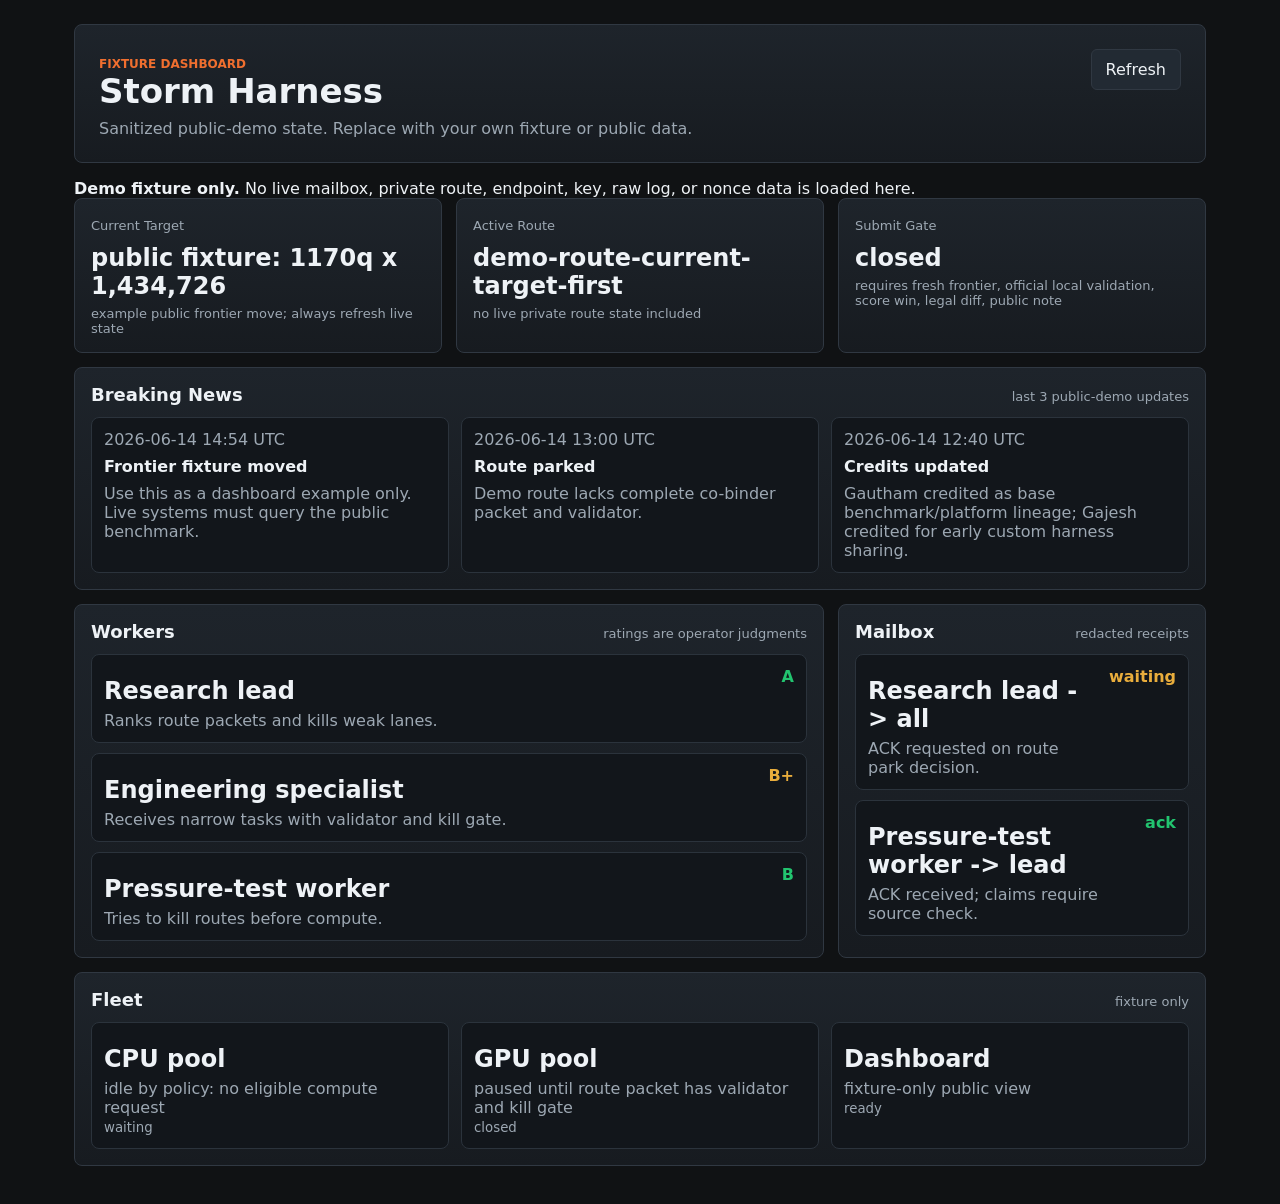
<file: dashboard/index.html>
<!doctype html>
<html lang="en">
  <head>
    <meta charset="utf-8" />
    <meta name="viewport" content="width=device-width, initial-scale=1" />
    <title>Storm Harness Dashboard</title>
    <link rel="icon" href="data:," />
    <link rel="stylesheet" href="./styles.css" />
  </head>
  <body>
    <main class="shell">
      <header class="hero">
        <div>
          <p class="eyebrow">fixture dashboard</p>
          <h1>Storm Harness</h1>
          <p id="subtitle">Loading public-demo state...</p>
        </div>
        <button id="refresh" type="button">Refresh</button>
      </header>

      <section class="notice" aria-label="Fixture mode notice">
        <strong>Demo fixture only.</strong>
        <span>No live mailbox, private route, endpoint, key, raw log, or nonce data is loaded here.</span>
      </section>

      <section class="grid top-grid" aria-label="Current state">
        <article>
          <span>Current Target</span>
          <strong id="target">-</strong>
          <em id="target-detail">fixture data</em>
        </article>
        <article>
          <span>Active Route</span>
          <strong id="route">-</strong>
          <em id="route-detail">no private state</em>
        </article>
        <article>
          <span>Submit Gate</span>
          <strong id="submit">closed</strong>
          <em id="submit-detail">waiting for official validation</em>
        </article>
      </section>

      <section class="panel">
        <div class="panel-head">
          <h2>Breaking News</h2>
          <span>last 3 public-demo updates</span>
        </div>
        <div id="news" class="news-grid"></div>
      </section>

      <section class="grid">
        <article class="wide">
          <div class="panel-head">
            <h2>Workers</h2>
            <span>ratings are operator judgments</span>
          </div>
          <div id="workers" class="rows"></div>
        </article>
        <article>
          <div class="panel-head">
            <h2>Mailbox</h2>
            <span>redacted receipts</span>
          </div>
          <div id="mailbox" class="rows"></div>
        </article>
      </section>

      <section class="panel">
        <div class="panel-head">
          <h2>Fleet</h2>
          <span>fixture only</span>
        </div>
        <div id="fleet" class="fleet"></div>
      </section>
    </main>
    <script src="./app.js"></script>
  </body>
</html>
</file>
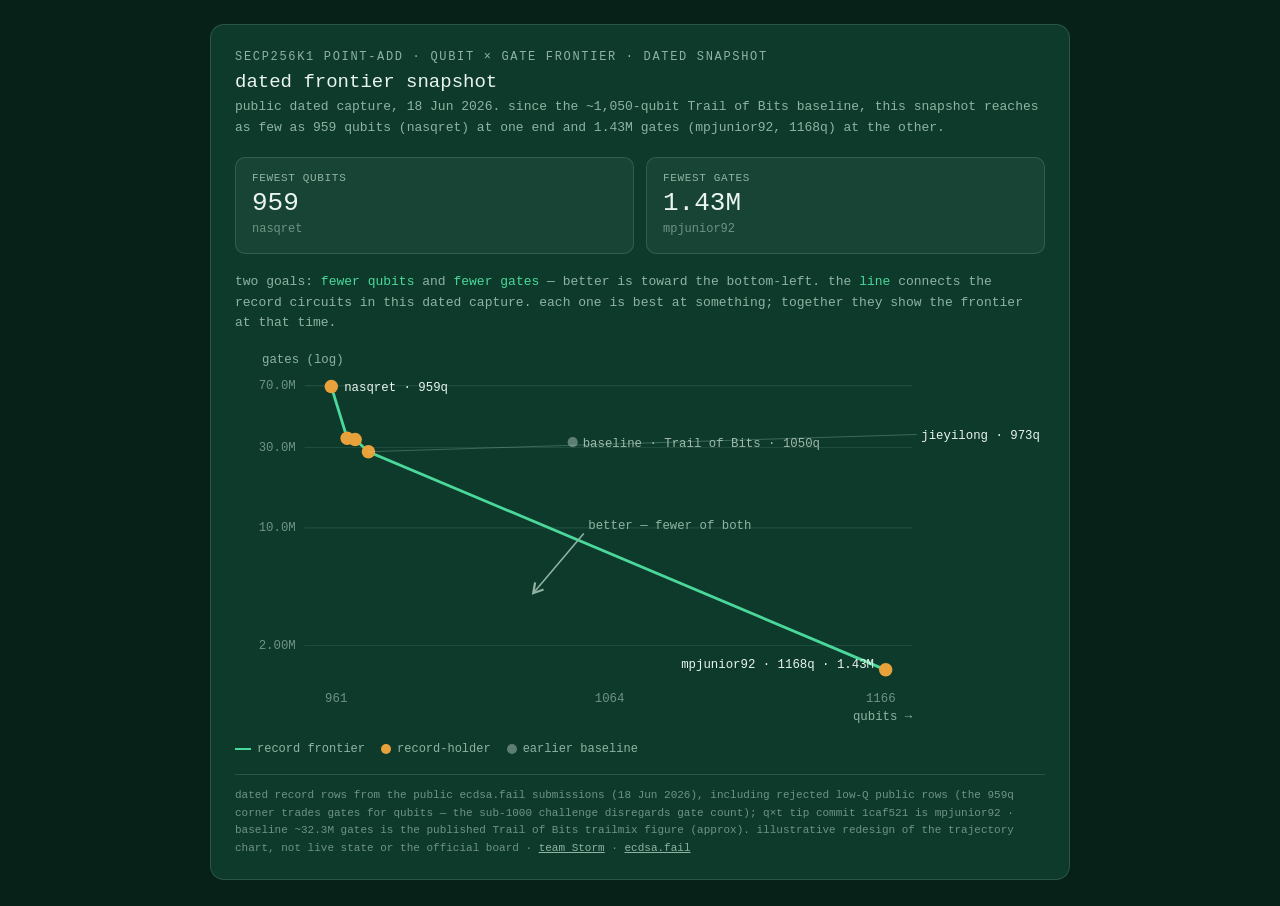
<file: dashboard/leaderboard.html>
<!doctype html>
<html lang="en">
<head>
<meta charset="utf-8">
<meta name="viewport" content="width=device-width, initial-scale=1">
<title>ecdsa.fail — dated frontier snapshot</title>
<link rel="icon" href="data:,">
<style>
  :root{
    --bg:#0e3a2c; --panel:rgba(180,230,205,0.06); --panel-bd:rgba(180,230,205,0.16);
    --ink:#e9f5ee; --mute:#8fb3a2; --dim:#6f9384; --accent:#4ad99a;
    --rec:#e9a23b; --base:#9fb8ab; --grid:rgba(180,230,205,0.10);
    --mono:'DM Mono','SF Mono',ui-monospace,Menlo,monospace;
  }
  *{box-sizing:border-box}
  body{margin:0;background:#072018;color:var(--ink);font-family:var(--mono);
       -webkit-font-smoothing:antialiased;padding:24px 16px}
  .wrap{max-width:860px;margin:0 auto}
  .card{background:var(--bg);border:1px solid var(--panel-bd);border-radius:14px;padding:22px 24px}
  .eyebrow{font-size:12px;letter-spacing:.14em;color:var(--mute);text-transform:uppercase}
  h1{font-size:19px;font-weight:500;margin:6px 0 4px;color:var(--ink)}
  .sub{font-size:13px;color:var(--mute);margin:0 0 18px;line-height:1.6}
  .stats{display:grid;grid-template-columns:repeat(2,minmax(0,1fr));gap:12px;margin-bottom:18px}
  .stat{background:var(--panel);border:1px solid var(--panel-bd);border-radius:10px;padding:14px 16px}
  .stat .lbl{font-size:11px;letter-spacing:.06em;text-transform:uppercase;color:var(--mute)}
  .stat .val{font-size:26px;color:var(--ink);margin:4px 0 2px}
  .stat .sub{font-size:12px;color:var(--dim);margin:0}
  .caption{font-size:13px;color:var(--mute);line-height:1.6;margin:0 0 6px}
  .caption b{font-weight:500;color:var(--accent)}
  svg{width:100%;height:auto;display:block}
  .legend{display:flex;flex-wrap:wrap;gap:16px;font-size:12px;color:var(--mute);margin-top:8px}
  .legend span{display:flex;gap:6px;align-items:center}
  .dot{width:10px;height:10px;border-radius:50%}
  .ln{width:16px;height:0;border-top:2.5px solid var(--accent);align-self:center}
  footer{font-size:11px;color:var(--dim);line-height:1.6;margin-top:18px;border-top:1px solid var(--panel-bd);padding-top:12px}
  footer a{color:var(--mute)}
  .num{font-variant-numeric:tabular-nums}
</style>
</head>
<body>
<div class="wrap">
  <div class="card">
    <span class="eyebrow">secp256k1 point-add · qubit × gate frontier · dated snapshot</span>
    <h1>dated frontier snapshot</h1>
    <p class="sub" id="sub"></p>

    <section class="stats" id="stats"></section>

    <p class="caption">two goals: <b>fewer qubits</b> and <b>fewer gates</b> — better is toward the bottom-left.
      the <b>line</b> connects the record circuits in this dated capture. each one is best at something; together they show the frontier at that time.</p>

    <div id="chart"></div>

    <div class="legend">
      <span><span class="ln"></span>record frontier</span>
      <span><span class="dot" style="background:#e9a23b"></span>record-holder</span>
      <span><span class="dot" style="background:#9fb8ab;opacity:.55"></span>earlier baseline</span>
    </div>

    <footer id="src"></footer>
  </div>
</div>

<script>
const ASOF = "18 Jun 2026";

const submissions = [
  {solver:"Trail of Bits", qubits:1050, toffoli:32300000, baseline:true},
  {solver:"nasqret",   qubits:959,  toffoli:69124073},
  {solver:"nasqret",   qubits:965,  toffoli:34069641},
  {solver:"jieyilong", qubits:968,  toffoli:33476041},
  {solver:"jieyilong", qubits:973,  toffoli:28328177},
  {solver:"mpjunior92", qubits:1168, toffoli:1432332}
];

const fmtT = t => (t/1e6).toFixed(t<10e6?2:1) + "M";
submissions.forEach(d => d.score = d.qubits * d.toffoli);

const live = submissions.filter(d=>!d.baseline);
const sorted = live.slice().sort((a,b)=> a.qubits-b.qubits || a.toffoli-b.toffoli);
let min = Infinity;
sorted.forEach(d => { if (d.toffoli < min){ d.frontier = true; min = d.toffoli; } else d.frontier = false; });

const fewestQ = live.reduce((a,b)=> b.qubits < a.qubits ? b : a);
const fewestT = live.reduce((a,b)=> b.toffoli < a.toffoli ? b : a);
const baseline = submissions.find(d=>d.baseline);

document.getElementById("sub").innerHTML =
  `public dated capture, ${ASOF}. since the ~${baseline.qubits.toLocaleString()}-qubit Trail of Bits baseline, this snapshot reaches as few as ${fewestQ.qubits} qubits (${fewestQ.solver}) at one end and ${fmtT(fewestT.toffoli)} gates (${fewestT.solver}, ${fewestT.qubits}q) at the other.`;

document.getElementById("stats").innerHTML = [
  {lbl:"fewest qubits", val:fewestQ.qubits, sub:fewestQ.solver},
  {lbl:"fewest gates", val:fmtT(fewestT.toffoli), sub:fewestT.solver}
].map(c=>`<div class="stat"><div class="lbl">${c.lbl}</div><div class="val num">${c.val}</div><div class="sub">${c.solver||c.sub}</div></div>`).join("");

const W=720,H=350,M={l:62,r:118,t:34,b:46};
const pw=W-M.l-M.r, ph=H-M.t-M.b;
const qs=submissions.map(d=>d.qubits), ts=submissions.map(d=>d.toffoli);
const qMin=Math.min(...qs)-10, qMax=Math.max(...qs)+10;
const lt=t=>Math.log10(t), tMin=lt(Math.min(...ts)/1.18), tMax=lt(Math.max(...ts)*1.12);
const X=q=>M.l+(q-qMin)/(qMax-qMin)*pw;
const Y=t=>M.t+(tMax-lt(t))/(tMax-tMin)*ph;

const front = live.filter(d=>d.frontier).sort((a,b)=>a.qubits-b.qubits);
let s = `<svg viewBox="0 0 ${W} ${H}" role="img" aria-label="Qubit versus gate-count record frontier for secp256k1 point-add as of ${ASOF}. The frontier runs from ${fewestQ.solver} at ${fewestQ.qubits} qubits down to ${fewestT.solver} at ${fewestT.qubits} qubits and ${fmtT(fewestT.toffoli)} gates, below an earlier ${baseline.qubits}-qubit baseline.">`;
s += `<defs><marker id="arr" markerWidth="9" markerHeight="9" refX="6" refY="4.5" orient="auto"><path d="M1,1 L7,4.5 L1,8" fill="none" stroke="#8fb3a2" stroke-width="1.4"/></marker></defs>`;

[2e6,10e6,30e6,70e6].forEach(t=>{const y=Y(t);
  s+=`<line x1="${M.l}" y1="${y.toFixed(1)}" x2="${M.l+pw}" y2="${y.toFixed(1)}" stroke="var(--grid)"/>`;
  s+=`<text x="${M.l-8}" y="${(y+3).toFixed(1)}" text-anchor="end" font-size="11" fill="#6f9384">${fmtT(t)}</text>`;});
s+=`<text x="${M.l-38}" y="${M.t-14}" font-size="11" fill="#8fb3a2">gates (log)</text>`;
[Math.round(qMin+12),Math.round((qMin+qMax)/2),Math.round(qMax-12)].forEach(q=>{
  s+=`<text x="${X(q).toFixed(0)}" y="${M.t+ph+18}" text-anchor="middle" font-size="11" fill="#6f9384">${q}</text>`;});
s+=`<text x="${(M.l+pw).toFixed(0)}" y="${M.t+ph+34}" text-anchor="end" font-size="11" fill="#8fb3a2">qubits →</text>`;

const bx=X(baseline.qubits), by=Y(baseline.toffoli);
s+=`<circle cx="${bx.toFixed(1)}" cy="${by.toFixed(1)}" r="4.5" fill="#9fb8ab" opacity="0.55"/>`;
s+=`<text x="${(bx+9).toFixed(0)}" y="${(by+4).toFixed(0)}" font-size="11" fill="#9fb8ab">baseline · ${baseline.solver} · ${baseline.qubits}q</text>`;

s+=`<path d="${front.map((d,i)=>(i?'L':'M')+X(d.qubits).toFixed(1)+','+Y(d.toffoli).toFixed(1)).join(' ')}" fill="none" stroke="var(--accent)" stroke-width="2.5"/>`;
front.forEach(d=> s+=`<circle cx="${X(d.qubits).toFixed(1)}" cy="${Y(d.toffoli).toFixed(1)}" r="6" fill="var(--rec)"/>`);

const labels=[{d:fewestQ,direct:true},{d:live.find(d=>d.qubits===973),ly:M.t+50},{d:fewestT,right:true}];
labels.forEach(L=>{ if(!L.d) return; const d=L.d;
  if(L.direct){ s+=`<text x="${(X(d.qubits)+11).toFixed(0)}" y="${(Y(d.toffoli)+4).toFixed(0)}" text-anchor="start" font-size="11" fill="#e9f5ee">${d.solver} · ${d.qubits}q</text>`; return; }
  const lx = L.right ? X(d.qubits)-10 : M.l+pw+8;
  const ly = L.right ? Y(d.toffoli)-2 : L.ly;
  if(!L.right) s+=`<line x1="${X(d.qubits).toFixed(1)}" y1="${Y(d.toffoli).toFixed(1)}" x2="${(lx-4).toFixed(0)}" y2="${ly}" stroke="#b4e6cd" stroke-width="0.6" stroke-opacity="0.4"/>`;
  s+=`<text x="${lx.toFixed(0)}" y="${L.right?ly:ly+4}" text-anchor="${L.right?'end':'start'}" font-size="11" fill="#e9f5ee">${d.solver} · ${d.qubits}q${L.right?' · '+fmtT(d.toffoli):''}</text>`;});

const ax=X(qMin+(qMax-qMin)*0.46), ay=Y(7e6);
s+=`<line x1="${ax.toFixed(0)}" y1="${(ay-18).toFixed(0)}" x2="${(ax-44).toFixed(0)}" y2="${(ay+34).toFixed(0)}" stroke="#8fb3a2" stroke-width="1.4" marker-end="url(#arr)"/>`;
s+=`<text x="${(ax+4).toFixed(0)}" y="${(ay-22).toFixed(0)}" font-size="11" fill="#8fb3a2">better — fewer of both</text>`;
s+=`</svg>`;
document.getElementById("chart").innerHTML = s;

document.getElementById("src").innerHTML =
  `dated record rows from the public ecdsa.fail submissions (${ASOF}), including rejected low-Q public rows (the 959q corner trades gates for qubits — the sub-1000 challenge disregards gate count); q×t tip commit 1caf521 is mpjunior92 · baseline ~32.3M gates is the published Trail of Bits trailmix figure (approx). illustrative redesign of the trajectory chart, not live state or the official board · <a href="team.html">team Storm</a> · <a href="https://www.ecdsa.fail/">ecdsa.fail</a>`;
</script>
</body>
</html>
</file>
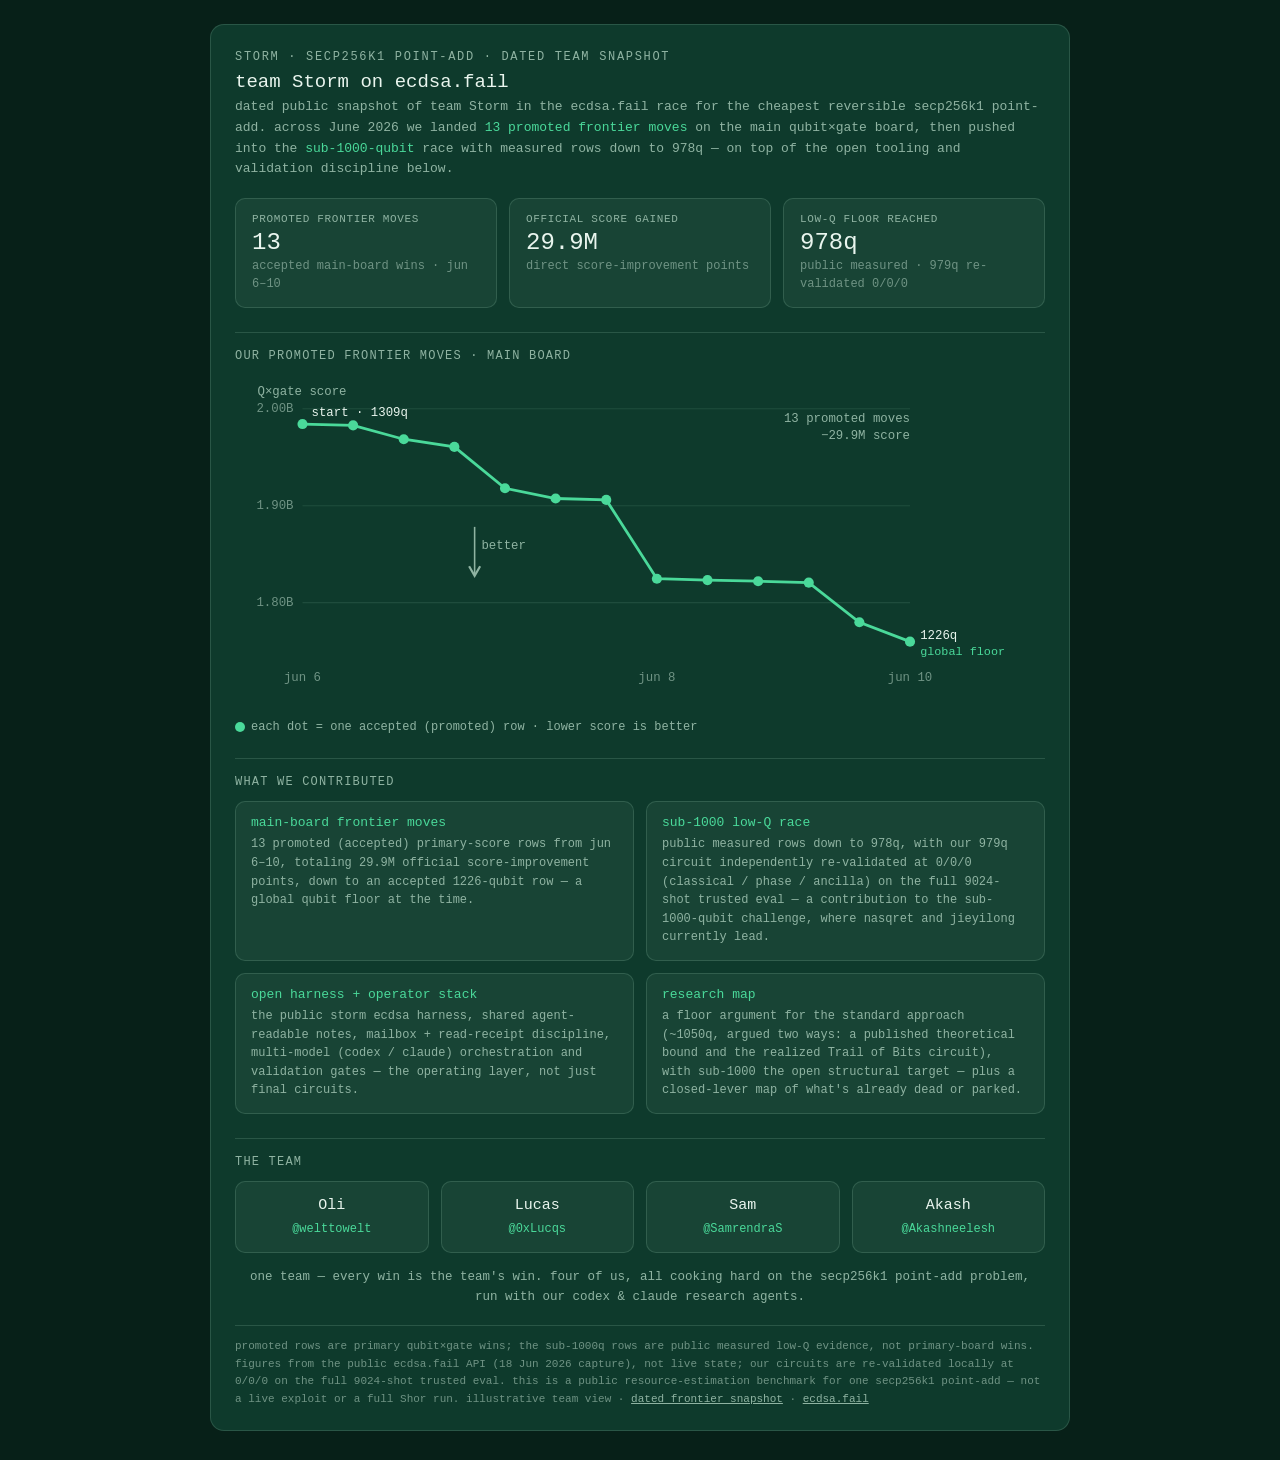
<file: dashboard/team.html>
<!doctype html>
<html lang="en">
<head>
<meta charset="utf-8">
<meta name="viewport" content="width=device-width, initial-scale=1">
<title>ecdsa.fail — team Storm snapshot</title>
<link rel="icon" href="data:,">
<style>
  :root{
    --bg:#0e3a2c; --panel:rgba(180,230,205,0.06); --panel-bd:rgba(180,230,205,0.16);
    --ink:#e9f5ee; --mute:#8fb3a2; --dim:#6f9384; --accent:#4ad99a;
    --rec:#e9a23b; --base:#9fb8ab; --grid:rgba(180,230,205,0.10);
    --mono:'DM Mono','SF Mono',ui-monospace,Menlo,monospace;
  }
  *{box-sizing:border-box}
  body{margin:0;background:#072018;color:var(--ink);font-family:var(--mono);
       -webkit-font-smoothing:antialiased;padding:24px 16px}
  .wrap{max-width:860px;margin:0 auto}
  .card{background:var(--bg);border:1px solid var(--panel-bd);border-radius:14px;padding:22px 24px}
  .eyebrow{font-size:12px;letter-spacing:.14em;color:var(--mute);text-transform:uppercase}
  h1{font-size:19px;font-weight:500;margin:6px 0 4px;color:var(--ink)}
  .sub{font-size:13px;color:var(--mute);margin:0 0 18px;line-height:1.6}
  .sub b{font-weight:500;color:var(--accent)}
  .stats{display:grid;grid-template-columns:repeat(3,minmax(0,1fr));gap:12px;margin-bottom:4px}
  .stat{background:var(--panel);border:1px solid var(--panel-bd);border-radius:10px;padding:14px 16px}
  .stat .lbl{font-size:11px;letter-spacing:.06em;text-transform:uppercase;color:var(--mute)}
  .stat .val{font-size:24px;color:var(--ink);margin:4px 0 2px}
  .stat .sub2{font-size:12px;color:var(--dim);margin:0;line-height:1.45}
  h2{font-size:12px;letter-spacing:.1em;text-transform:uppercase;color:var(--mute);font-weight:500;
     margin:24px 0 12px;border-top:1px solid var(--panel-bd);padding-top:16px}
  svg{width:100%;height:auto;display:block}
  .legend{display:flex;flex-wrap:wrap;gap:16px;font-size:12px;color:var(--mute);margin-top:8px}
  .legend span{display:flex;gap:6px;align-items:center}
  .dot{width:10px;height:10px;border-radius:50%}
  .grid2{display:grid;grid-template-columns:repeat(2,minmax(0,1fr));gap:12px}
  .box{background:var(--panel);border:1px solid var(--panel-bd);border-radius:10px;padding:13px 15px}
  .box .h{font-size:13px;color:var(--accent);margin:0 0 5px}
  .box .b{font-size:12px;color:var(--mute);line-height:1.55;margin:0}
  .team{display:grid;grid-template-columns:repeat(4,minmax(0,1fr));gap:12px}
  .member{background:var(--panel);border:1px solid var(--panel-bd);border-radius:10px;padding:15px 12px;text-align:center}
  .member .nm{font-size:15px;color:var(--ink);display:block;margin-bottom:5px}
  .member a{font-size:12px;color:var(--accent);text-decoration:none}
  .member a:hover{text-decoration:underline}
  .spirit{font-size:12.5px;color:var(--mute);line-height:1.6;margin:14px 0 0;text-align:center}
  footer{font-size:11px;color:var(--dim);line-height:1.6;margin-top:18px;border-top:1px solid var(--panel-bd);padding-top:12px}
  footer a{color:var(--mute)}
  .num{font-variant-numeric:tabular-nums}
</style>
</head>
<body>
<div class="wrap">
  <div class="card">
    <span class="eyebrow">storm · secp256k1 point-add · dated team snapshot</span>
    <h1>team Storm on ecdsa.fail</h1>
    <p class="sub" id="sub"></p>

    <section class="stats" id="stats"></section>

    <h2>our promoted frontier moves · main board</h2>
    <div id="chart"></div>
    <div class="legend">
      <span><span class="dot" style="background:#4ad99a"></span>each dot = one accepted (promoted) row · lower score is better</span>
    </div>

    <h2>what we contributed</h2>
    <section class="grid2" id="contribs"></section>

    <h2>the team</h2>
    <section class="team" id="teamEl"></section>
    <p class="spirit" id="spirit"></p>

    <footer id="src"></footer>
  </div>
</div>

<script>
const ASOF = "18 Jun 2026";

/* the team — github handles only, no titles: one team, flat */
const team = [
  {name:"Oli",   gh:"welttowelt"},
  {name:"Lucas", gh:"0xLucqs"},
  {name:"Sam",   gh:"SamrendraS"},
  {name:"Akash", gh:"Akashneelesh"}
];

/* the 13 promoted (accepted) primary-score rows, jun 6-10 2026.
   score = peak qubits x avg executed Toffoli (lower is better). public ecdsa.fail API. */
const moves = [
  {d:"jun 6",  q:1309, score:1984166492},
  {d:"jun 6",  q:1309, score:1982805132},
  {d:"jun 6",  q:1309, score:1968567139},
  {d:"jun 6",  q:1309, score:1960613655},
  {d:"jun 7",  q:1307, score:1917944080},
  {d:"jun 7",  q:1306, score:1907351618},
  {d:"jun 7",  q:1306, score:1906003826},
  {d:"jun 8",  q:1300, score:1824581200},
  {d:"jun 8",  q:1299, score:1823175078},
  {d:"jun 8",  q:1298, score:1822107738},
  {d:"jun 8",  q:1297, score:1820670235},
  {d:"jun 9",  q:1285, score:1779704440},
  {d:"jun 10", q:1226, score:1759744004}
];

const contribs = [
  {h:"main-board frontier moves", b:"13 promoted (accepted) primary-score rows from jun 6–10, totaling 29.9M official score-improvement points, down to an accepted 1226-qubit row — a global qubit floor at the time."},
  {h:"sub-1000 low-Q race", b:"public measured rows down to 978q, with our 979q circuit independently re-validated at 0/0/0 (classical / phase / ancilla) on the full 9024-shot trusted eval — a contribution to the sub-1000-qubit challenge, where nasqret and jieyilong currently lead."},
  {h:"open harness + operator stack", b:"the public storm ecdsa harness, shared agent-readable notes, mailbox + read-receipt discipline, multi-model (codex / claude) orchestration and validation gates — the operating layer, not just final circuits."},
  {h:"research map", b:"a floor argument for the standard approach (~1050q, argued two ways: a published theoretical bound and the realized Trail of Bits circuit), with sub-1000 the open structural target — plus a closed-lever map of what's already dead or parked."}
];

document.getElementById("sub").innerHTML =
  `dated public snapshot of team Storm in the ecdsa.fail race for the cheapest reversible secp256k1 point-add. across June 2026 we landed <b>13 promoted frontier moves</b> on the main qubit×gate board, then pushed into the <b>sub-1000-qubit</b> race with measured rows down to 978q — on top of the open tooling and validation discipline below.`;

document.getElementById("stats").innerHTML = [
  {lbl:"promoted frontier moves", val:"13", sub2:"accepted main-board wins · jun 6–10"},
  {lbl:"official score gained", val:"29.9M", sub2:"direct score-improvement points"},
  {lbl:"low-Q floor reached", val:"978q", sub2:"public measured · 979q re-validated 0/0/0"}
].map(c=>`<div class="stat"><div class="lbl">${c.lbl}</div><div class="val num">${c.val}</div><div class="sub2">${c.sub2}</div></div>`).join("");

/* ---- chart: the 13 promoted frontier moves (score descending) ---- */
const fmtB = s => (s/1e9).toFixed(2)+"B";
const W=720,H=300,M={l:60,r:120,t:30,b:46};
const pw=W-M.l-M.r, ph=H-M.t-M.b;
const n=moves.length;
const sMin=1.74e9, sMax=2.0e9;
const X=i=>M.l+(i/(n-1))*pw;
const Y=s=>M.t+(sMax-s)/(sMax-sMin)*ph;

let s=`<svg viewBox="0 0 ${W} ${H}" role="img" aria-label="Team Storm's 13 promoted frontier moves on the main ecdsa.fail board, June 6 to 10 2026. The qubit×gate score fell from about 1.98 billion at 1309 qubits to 1.76 billion at an accepted 1226-qubit row, a global qubit floor at the time.">`;
s+=`<defs><marker id="arr" markerWidth="9" markerHeight="9" refX="6" refY="4.5" orient="auto"><path d="M1,1 L7,4.5 L1,8" fill="none" stroke="#8fb3a2" stroke-width="1.4"/></marker></defs>`;

[1.8e9,1.9e9,2.0e9].forEach(v=>{const y=Y(v);
  s+=`<line x1="${M.l}" y1="${y.toFixed(1)}" x2="${M.l+pw}" y2="${y.toFixed(1)}" stroke="var(--grid)"/>`;
  s+=`<text x="${M.l-8}" y="${(y+3).toFixed(1)}" text-anchor="end" font-size="11" fill="#6f9384">${fmtB(v)}</text>`;});
s+=`<text x="${M.l-40}" y="${M.t-12}" font-size="11" fill="#8fb3a2">Q×gate score</text>`;
[[0,"jun 6"],[7,"jun 8"],[12,"jun 10"]].forEach(([i,lab])=>{
  s+=`<text x="${X(i).toFixed(0)}" y="${M.t+ph+18}" text-anchor="middle" font-size="11" fill="#6f9384">${lab}</text>`;});

s+=`<path d="${moves.map((m,i)=>(i?'L':'M')+X(i).toFixed(1)+','+Y(m.score).toFixed(1)).join(' ')}" fill="none" stroke="var(--accent)" stroke-width="2.5"/>`;
moves.forEach((m,i)=> s+=`<circle cx="${X(i).toFixed(1)}" cy="${Y(m.score).toFixed(1)}" r="4.5" fill="var(--accent)"/>`);

/* endpoint labels */
s+=`<text x="${(X(0)+8).toFixed(0)}" y="${(Y(moves[0].score)-8).toFixed(0)}" font-size="11" fill="#e9f5ee">start · 1309q</text>`;
s+=`<text x="${(X(n-1)+9).toFixed(0)}" y="${(Y(moves[n-1].score)-2).toFixed(0)}" font-size="11" fill="#e9f5ee">1226q</text>`;
s+=`<text x="${(X(n-1)+9).toFixed(0)}" y="${(Y(moves[n-1].score)+12).toFixed(0)}" font-size="10.5" fill="#4ad99a">global floor</text>`;

/* summary note, top-right empty space */
s+=`<text x="${(M.l+pw).toFixed(0)}" y="${(M.t+12).toFixed(0)}" text-anchor="end" font-size="11" fill="#8fb3a2">13 promoted moves</text>`;
s+=`<text x="${(M.l+pw).toFixed(0)}" y="${(M.t+27).toFixed(0)}" text-anchor="end" font-size="11" fill="#8fb3a2">−29.9M score</text>`;

/* better-direction arrow (down = lower score) */
const ax=X(3.4), ay=Y(1.86e9);
s+=`<line x1="${ax.toFixed(0)}" y1="${(ay-16).toFixed(0)}" x2="${ax.toFixed(0)}" y2="${(ay+26).toFixed(0)}" stroke="#8fb3a2" stroke-width="1.4" marker-end="url(#arr)"/>`;
s+=`<text x="${(ax+6).toFixed(0)}" y="${(ay+4).toFixed(0)}" font-size="11" fill="#8fb3a2">better</text>`;
s+=`</svg>`;
document.getElementById("chart").innerHTML=s;

document.getElementById("contribs").innerHTML = contribs
  .map(c=>`<div class="box"><p class="h">${c.h}</p><p class="b">${c.b}</p></div>`).join("");

document.getElementById("teamEl").innerHTML = team.map(m=>
  `<div class="member"><span class="nm">${m.name}</span>`+
  `<a href="https://github.com/${m.gh}" target="_blank" rel="noopener">@${m.gh}</a></div>`).join("");

document.getElementById("spirit").innerHTML =
  `one team — every win is the team's win. four of us, all cooking hard on the secp256k1 point-add problem, run with our codex &amp; claude research agents.`;

document.getElementById("src").innerHTML =
  `promoted rows are primary qubit×gate wins; the sub-1000q rows are public measured low-Q evidence, not primary-board wins. figures from the public ecdsa.fail API (${ASOF} capture), not live state; our circuits are re-validated locally at 0/0/0 on the full 9024-shot trusted eval. this is a public resource-estimation benchmark for one secp256k1 point-add — not a live exploit or a full Shor run. illustrative team view · <a href="leaderboard.html">dated frontier snapshot</a> · <a href="https://www.ecdsa.fail/">ecdsa.fail</a>`;
</script>
</body>
</html>
</file>
<file: dashboard/styles.css>
:root {
  color-scheme: dark;
  --bg: #101214;
  --panel: #171b20;
  --panel2: #1e242b;
  --line: #303842;
  --text: #eef2f6;
  --muted: #9da8b3;
  --green: #22c46f;
  --amber: #e9ad3c;
  --red: #ef6262;
  --blue: #6ca8ff;
  --orange: #f06f2f;
}

* {
  box-sizing: border-box;
}

body {
  margin: 0;
  background: var(--bg);
  color: var(--text);
  font-family: Inter, ui-sans-serif, system-ui, -apple-system, BlinkMacSystemFont, "Segoe UI", sans-serif;
  letter-spacing: 0;
}

button {
  font: inherit;
}

.shell {
  max-width: 1180px;
  margin: 0 auto;
  padding: 24px;
}

.hero,
article,
.panel {
  border: 1px solid var(--line);
  background: linear-gradient(180deg, var(--panel2), var(--panel));
  border-radius: 8px;
}

.hero {
  display: flex;
  justify-content: space-between;
  gap: 20px;
  padding: 24px;
  margin-bottom: 16px;
}

.hero h1 {
  margin: 0;
  font-size: 34px;
}

.hero p {
  margin: 8px 0 0;
  color: var(--muted);
}

.eyebrow {
  color: var(--orange) !important;
  font-size: 12px;
  font-weight: 800;
  text-transform: uppercase;
}

button {
  align-self: start;
  border: 1px solid var(--line);
  border-radius: 6px;
  background: #222a33;
  color: var(--text);
  padding: 10px 14px;
  cursor: pointer;
}

.grid {
  display: grid;
  grid-template-columns: repeat(3, minmax(0, 1fr));
  gap: 14px;
  margin-bottom: 14px;
}

.top-grid article,
.grid article,
.panel {
  padding: 16px;
}

article span,
.panel-head span {
  color: var(--muted);
  font-size: 13px;
}

article strong {
  display: block;
  margin-top: 10px;
  font-size: 24px;
}

article em {
  display: block;
  margin-top: 6px;
  color: var(--muted);
  font-style: normal;
  font-size: 13px;
}

.wide {
  grid-column: span 2;
}

.panel {
  margin-bottom: 14px;
}

.panel-head {
  display: flex;
  justify-content: space-between;
  gap: 12px;
  align-items: baseline;
  margin-bottom: 12px;
}

.panel-head h2 {
  margin: 0;
  font-size: 18px;
}

.news-grid,
.fleet {
  display: grid;
  grid-template-columns: repeat(3, minmax(0, 1fr));
  gap: 12px;
}

.news,
.row,
.pod {
  background: #12161b;
  border: 1px solid #2b333c;
  border-radius: 8px;
  padding: 12px;
}

.news time,
.row small,
.pod small {
  color: var(--muted);
}

.news h3 {
  margin: 8px 0;
  font-size: 16px;
}

.news p,
.row p,
.pod p {
  margin: 6px 0 0;
  color: var(--muted);
}

.rows {
  display: grid;
  gap: 10px;
}

.row {
  display: flex;
  justify-content: space-between;
  gap: 14px;
}

.score {
  color: var(--blue);
  font-weight: 800;
}

.status-ok {
  color: var(--green);
}

.status-warn {
  color: var(--amber);
}

.status-stop {
  color: var(--red);
}

@media (max-width: 820px) {
  .hero,
  .grid,
  .news-grid,
  .fleet {
    grid-template-columns: 1fr;
    display: grid;
  }

  .wide {
    grid-column: auto;
  }
}
</file>
